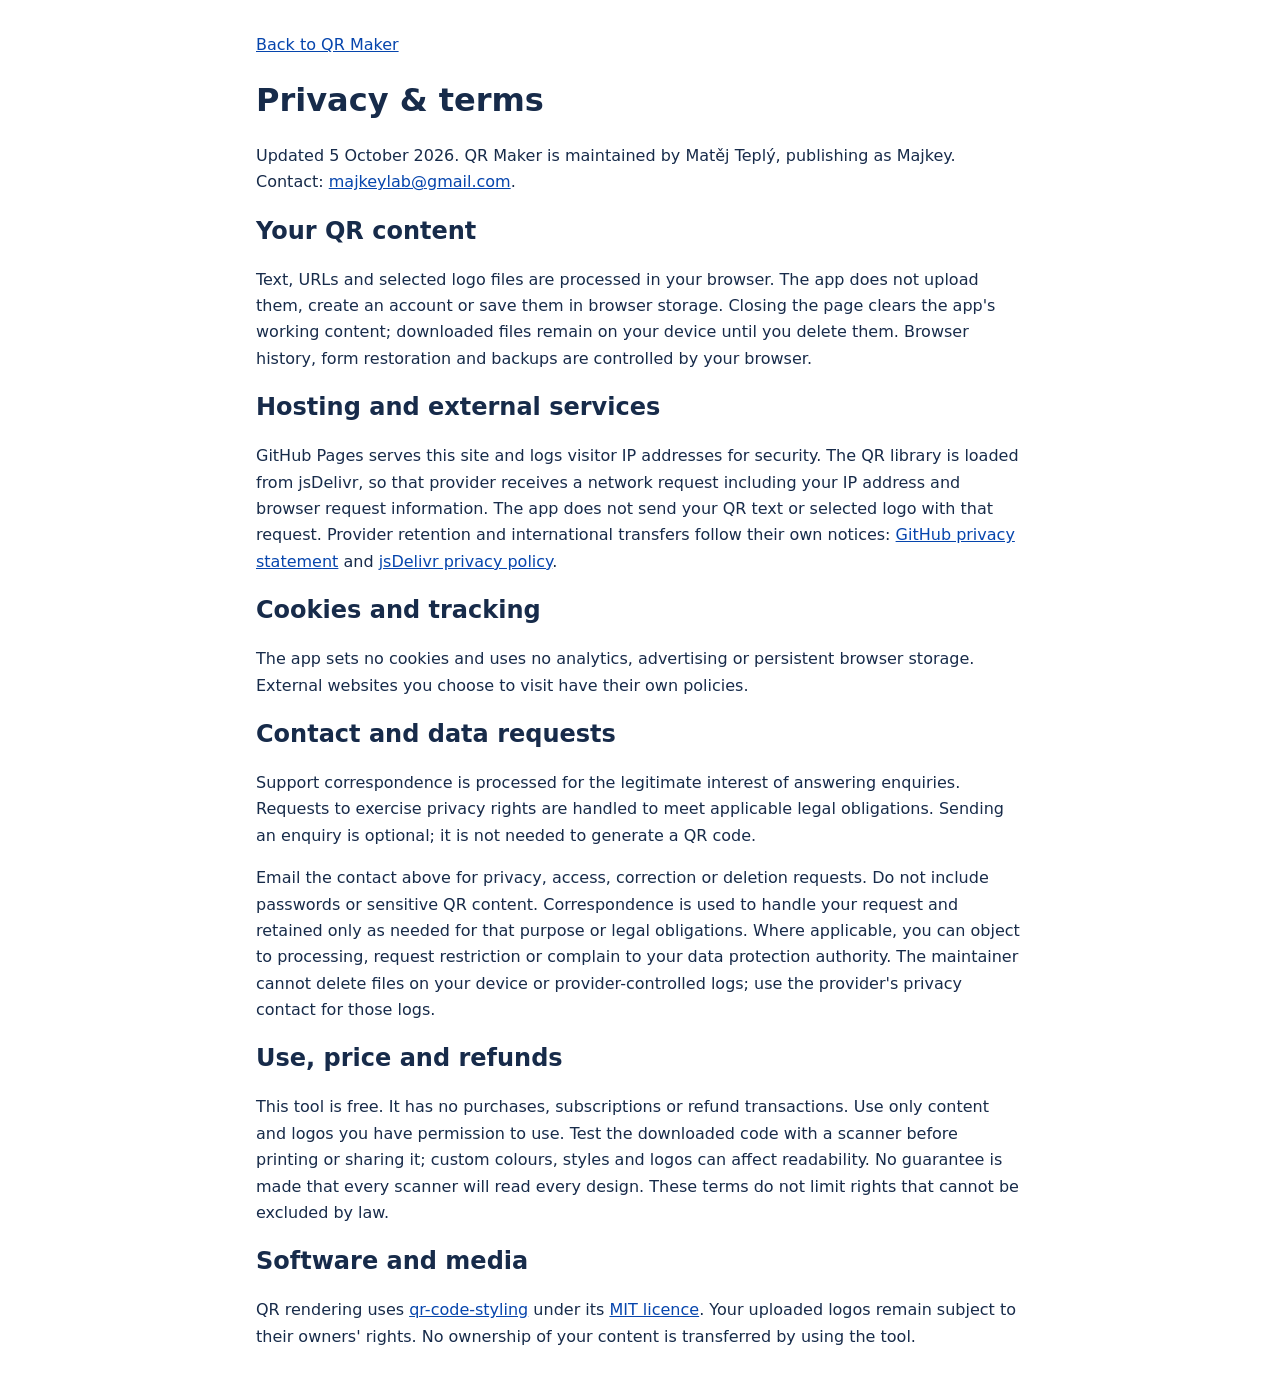
<file: privacy.html>
<!doctype html>
<html lang="en">
<head>
  <meta charset="utf-8">
  <meta name="viewport" content="width=device-width, initial-scale=1">
  <title>Privacy &amp; terms · QR Maker</title>
  <style>
    body { max-width: 48rem; margin: 2rem auto; padding: 0 1.25rem; font: 1rem/1.65 system-ui, sans-serif; color: #172b4a; background: #fff; }
    a { color: #0645ad; overflow-wrap: anywhere; } a:focus-visible { outline: 3px solid #0645ad; outline-offset: 3px; }
    h1, h2 { line-height: 1.3; }
  </style>
</head>
<body>
  <nav aria-label="Navigation"><a href="./">Back to QR Maker</a></nav>
  <main>
    <h1>Privacy &amp; terms</h1>
    <p>Updated 5 October 2026. QR Maker is maintained by Matěj Teplý, publishing as Majkey. Contact: <a href="mailto:majkeylab@gmail.com">majkeylab@gmail.com</a>.</p>
    <h2>Your QR content</h2>
    <p>Text, URLs and selected logo files are processed in your browser. The app does not upload them, create an account or save them in browser storage. Closing the page clears the app's working content; downloaded files remain on your device until you delete them. Browser history, form restoration and backups are controlled by your browser.</p>
    <h2>Hosting and external services</h2>
    <p>GitHub Pages serves this site and logs visitor IP addresses for security. The QR library is loaded from jsDelivr, so that provider receives a network request including your IP address and browser request information. The app does not send your QR text or selected logo with that request. Provider retention and international transfers follow their own notices: <a href="https://docs.github.com/en/site-policy/privacy-policies/github-general-privacy-statement">GitHub privacy statement</a> and <a href="https://www.jsdelivr.com/terms/privacy-policy">jsDelivr privacy policy</a>.</p>
    <h2>Cookies and tracking</h2>
    <p>The app sets no cookies and uses no analytics, advertising or persistent browser storage. External websites you choose to visit have their own policies.</p>
    <h2>Contact and data requests</h2>
    <p>Support correspondence is processed for the legitimate interest of answering enquiries. Requests to exercise privacy rights are handled to meet applicable legal obligations. Sending an enquiry is optional; it is not needed to generate a QR code.</p>
    <p>Email the contact above for privacy, access, correction or deletion requests. Do not include passwords or sensitive QR content. Correspondence is used to handle your request and retained only as needed for that purpose or legal obligations. Where applicable, you can object to processing, request restriction or complain to your data protection authority. The maintainer cannot delete files on your device or provider-controlled logs; use the provider's privacy contact for those logs.</p>
    <h2>Use, price and refunds</h2>
    <p>This tool is free. It has no purchases, subscriptions or refund transactions. Use only content and logos you have permission to use. Test the downloaded code with a scanner before printing or sharing it; custom colours, styles and logos can affect readability. No guarantee is made that every scanner will read every design. These terms do not limit rights that cannot be excluded by law.</p>
    <h2>Software and media</h2>
    <p>QR rendering uses <a href="https://github.com/kozakdenys/qr-code-styling">qr-code-styling</a> under its <a href="https://github.com/kozakdenys/qr-code-styling/blob/master/LICENSE">MIT licence</a>. Your uploaded logos remain subject to their owners' rights. No ownership of your content is transferred by using the tool.</p>
  </main>
</body>
</html>
</file>
